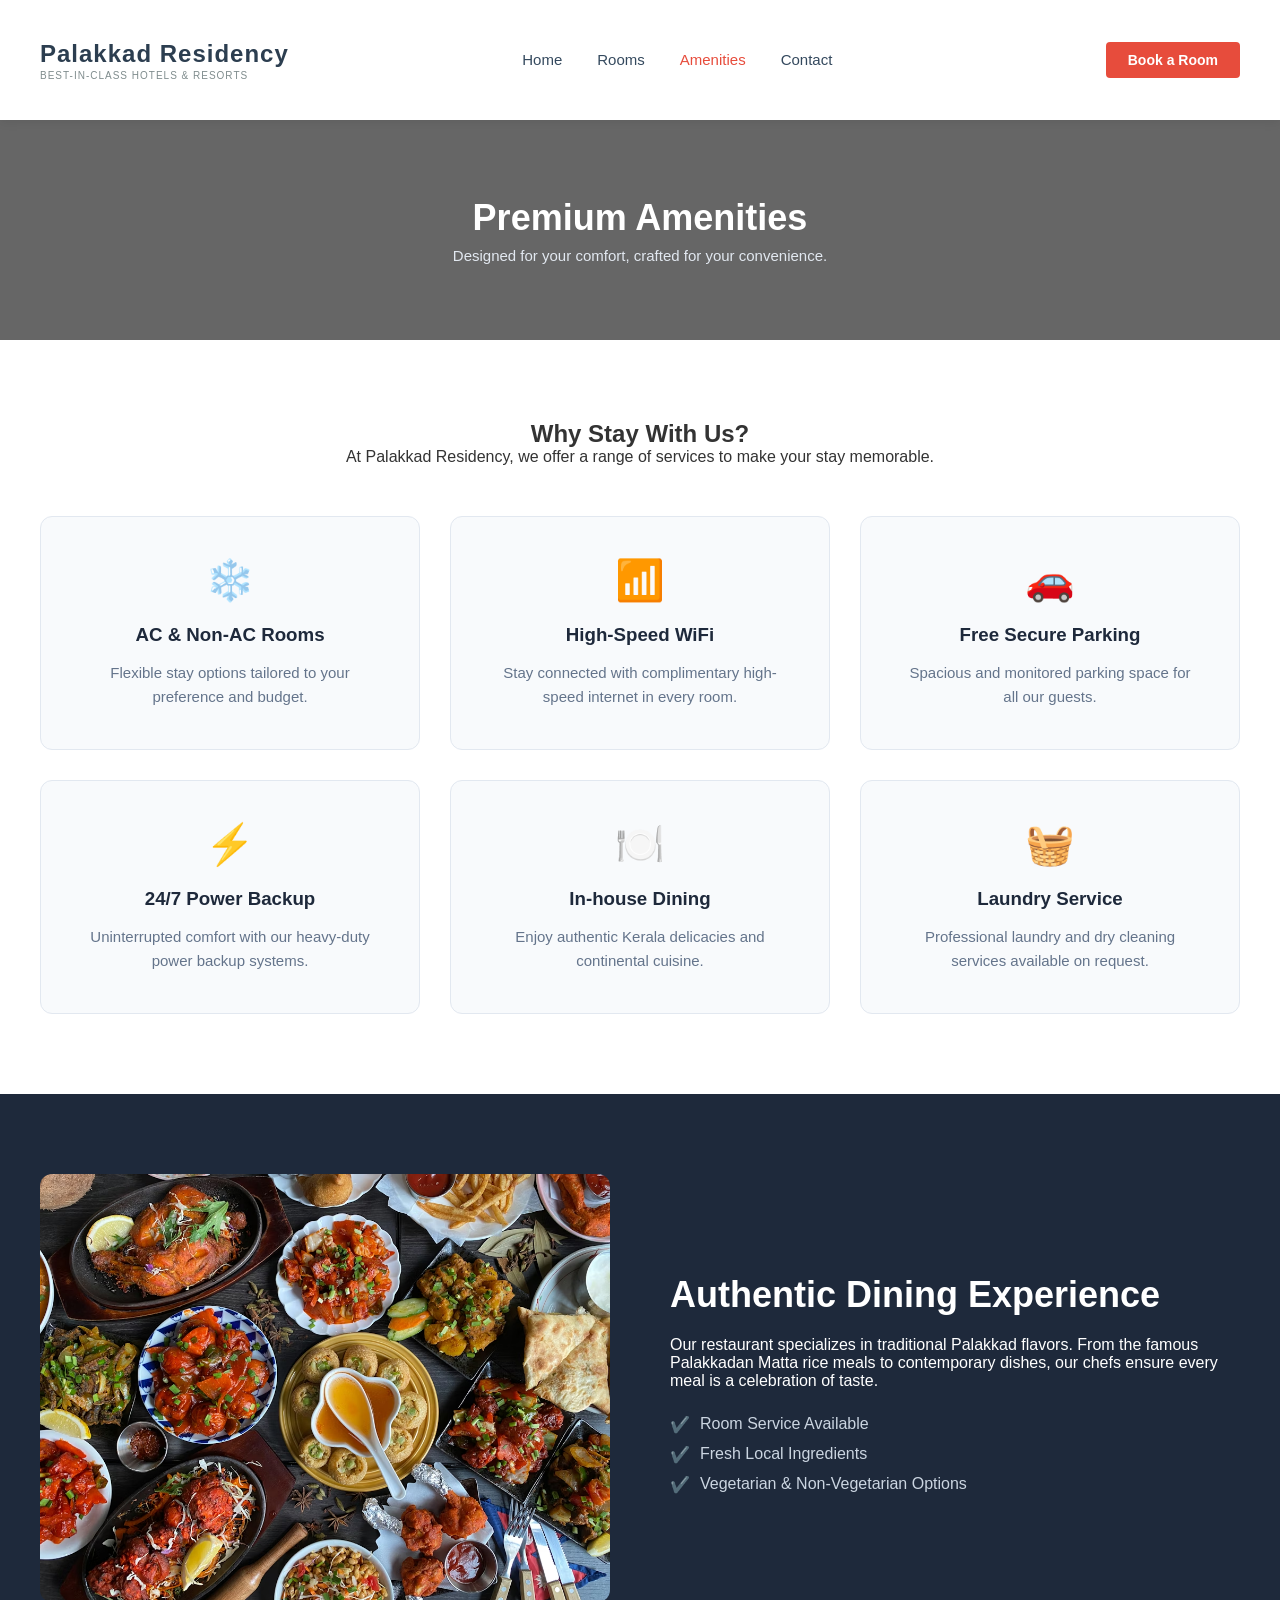
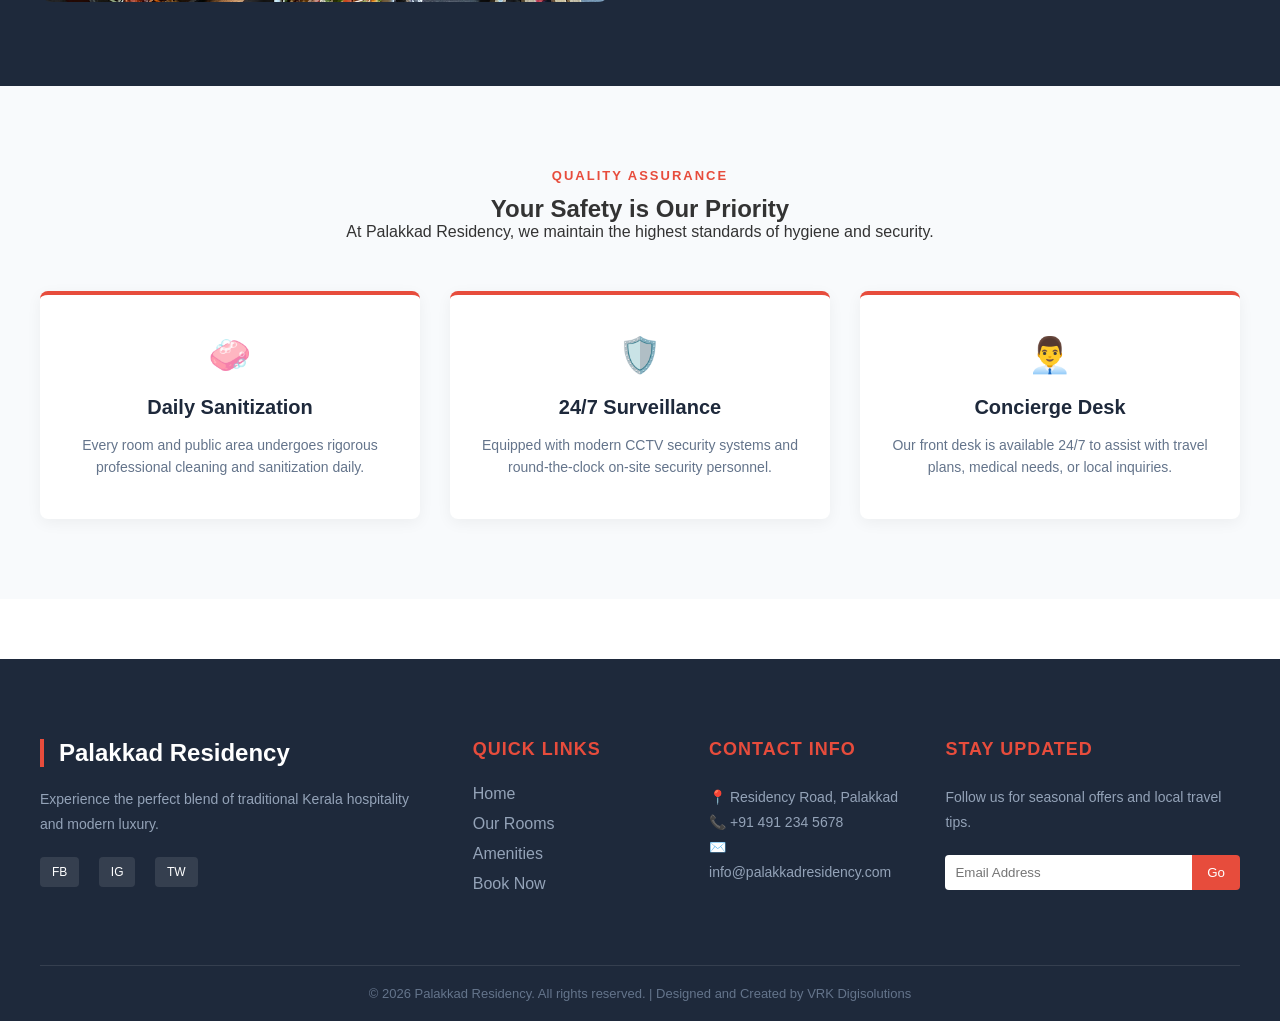
<file: about.html>
<!DOCTYPE html>
<html lang="en">
<head>
    <meta charset="UTF-8">
    <meta name="viewport" content="width=device-width, initial-scale=1.0">
    <title>Amenities | Palakkad Residency</title>
    <link rel="stylesheet" href="style.css">
</head>
<body>

    <header class="site-header">
        <div class="logo">
            <a href="index.html">
                <span class="brand-name">Palakkad Residency</span>
                <span class="brand-sub">Best-in-class Hotels & Resorts</span>
            </a>
        </div>
        <nav class="main-nav">
            <ul>
                <li><a href="index.html" class="nav-link">Home</a></li>
                <li><a href="rooms.html" class="nav-link">Rooms</a></li>
                <li><a href="about.html" class="nav-link active">Amenities</a></li>
                <li><a href="contact.html" class="nav-link">Contact</a></li>
            </ul>
        </nav>
        <div class="header-cta">
            <a href="booking.html" class="btn-primary">Book a Room</a>
        </div>
    </header>

    <main>
        <section class="page-title-banner" style="background-image: linear-gradient(rgba(0,0,0,0.6), rgba(0,0,0,0.6)), url('https://images.unsplash.com/photo-1566073771259-6a8506099945?auto=format&fit=crop&w=1920&q=80');">
            <h1>Premium Amenities</h1>
            <p>Designed for your comfort, crafted for your convenience.</p>
        </section>

        <section class="amenities-intro">
            <div class="section-title">
                <h2 style="text-align:center;">Why Stay With Us?</h2>
                <p style="text-align:center;">At Palakkad Residency, we offer a range of services to make your stay memorable.</p>
            </div>
            
            <div class="amenities-grid">
                <div class="amenity-card">
                    <div class="amenity-icon">❄️</div>
                    <h3>AC & Non-AC Rooms</h3>
                    <p>Flexible stay options tailored to your preference and budget.</p>
                </div>
                <div class="amenity-card">
                    <div class="amenity-icon">📶</div>
                    <h3>High-Speed WiFi</h3>
                    <p>Stay connected with complimentary high-speed internet in every room.</p>
                </div>
                <div class="amenity-card">
                    <div class="amenity-icon">🚗</div>
                    <h3>Free Secure Parking</h3>
                    <p>Spacious and monitored parking space for all our guests.</p>
                </div>
                <div class="amenity-card">
                    <div class="amenity-icon">⚡</div>
                    <h3>24/7 Power Backup</h3>
                    <p>Uninterrupted comfort with our heavy-duty power backup systems.</p>
                </div>
                <div class="amenity-card">
                    <div class="amenity-icon">🍽️</div>
                    <h3>In-house Dining</h3>
                    <p>Enjoy authentic Kerala delicacies and continental cuisine.</p>
                </div>
                <div class="amenity-card">
                    <div class="amenity-icon">🧺</div>
                    <h3>Laundry Service</h3>
                    <p>Professional laundry and dry cleaning services available on request.</p>
                </div>
            </div>
        </section>

        <section class="dining-highlight">
            <div class="highlight-container">
                <div class="highlight-image">
                    <img src="dining.avif" alt="Restaurant">
                </div>
                <div class="highlight-text">
                    <h2>Authentic Dining Experience</h2>
                    <p>Our restaurant specializes in traditional Palakkad flavors. From the famous Palakkadan Matta rice meals to contemporary dishes, our chefs ensure every meal is a celebration of taste.</p>
                    <ul class="check-list">
                        <li>Room Service Available</li>
                        <li>Fresh Local Ingredients</li>
                        <li>Vegetarian & Non-Vegetarian Options</li>
                    </ul>
                </div>
            </div>
        </section>
        <section class="standards-section">
            <div class="section-title" style="text-align: center; margin-bottom: 50px;">
                <span class="section-badge">Quality Assurance</span>
                <h2>Your Safety is Our Priority</h2>
                <p>At Palakkad Residency, we maintain the highest standards of hygiene and security.</p>
            </div>
        
            <div class="standards-grid">
                <div class="standard-item">
                    <div class="standard-icon">🧼</div>
                    <h4>Daily Sanitization</h4>
                    <p>Every room and public area undergoes rigorous professional cleaning and sanitization daily.</p>
                </div>
        
                <div class="standard-item">
                    <div class="standard-icon">🛡️</div>
                    <h4>24/7 Surveillance</h4>
                    <p>Equipped with modern CCTV security systems and round-the-clock on-site security personnel.</p>
                </div>
        
                <div class="standard-item">
                    <div class="standard-icon">👨‍💼</div>
                    <h4>Concierge Desk</h4>
                    <p>Our front desk is available 24/7 to assist with travel plans, medical needs, or local inquiries.</p>
                </div>
            </div>
        </section>
    </main>

    <footer class="site-footer">
        <div class="footer-container">
            <div class="footer-col">
                <h3 class="footer-logo">Palakkad Residency</h3>
                <p>Experience the perfect blend of traditional Kerala hospitality and modern luxury.</p>
                <div class="social-links">
                    <a href="#">FB</a>
                    <a href="#">IG</a>
                    <a href="#">TW</a>
                </div>
            </div>
    
            <div class="footer-col">
                <h4>Quick Links</h4>
                <ul>
                    <li><a href="index.html">Home</a></li>
                    <li><a href="rooms.html">Our Rooms</a></li>
                    <li><a href="about.html">Amenities</a></li>
                    <li><a href="booking.html">Book Now</a></li>
                </ul>
            </div>
    
            <div class="footer-col">
                <h4>Contact Info</h4>
                <p>📍 Residency Road, Palakkad</p>
                <p>📞 +91 491 234 5678</p>
                <p>✉️ info@palakkadresidency.com</p>
            </div>
    
            <div class="footer-col">
                <h4>Stay Updated</h4>
                <p>Follow us for seasonal offers and local travel tips.</p>
                <form class="footer-subscribe">
                    <input type="email" placeholder="Email Address">
                    <button type="submit">Go</button>
                </form>
            </div>
        </div>
    
        <div class="footer-bottom">
            <p>&copy; 2026 Palakkad Residency. All rights reserved. | Designed and Created by VRK Digisolutions</p>
        </div>
    </footer>

</body>
</html>
</file>
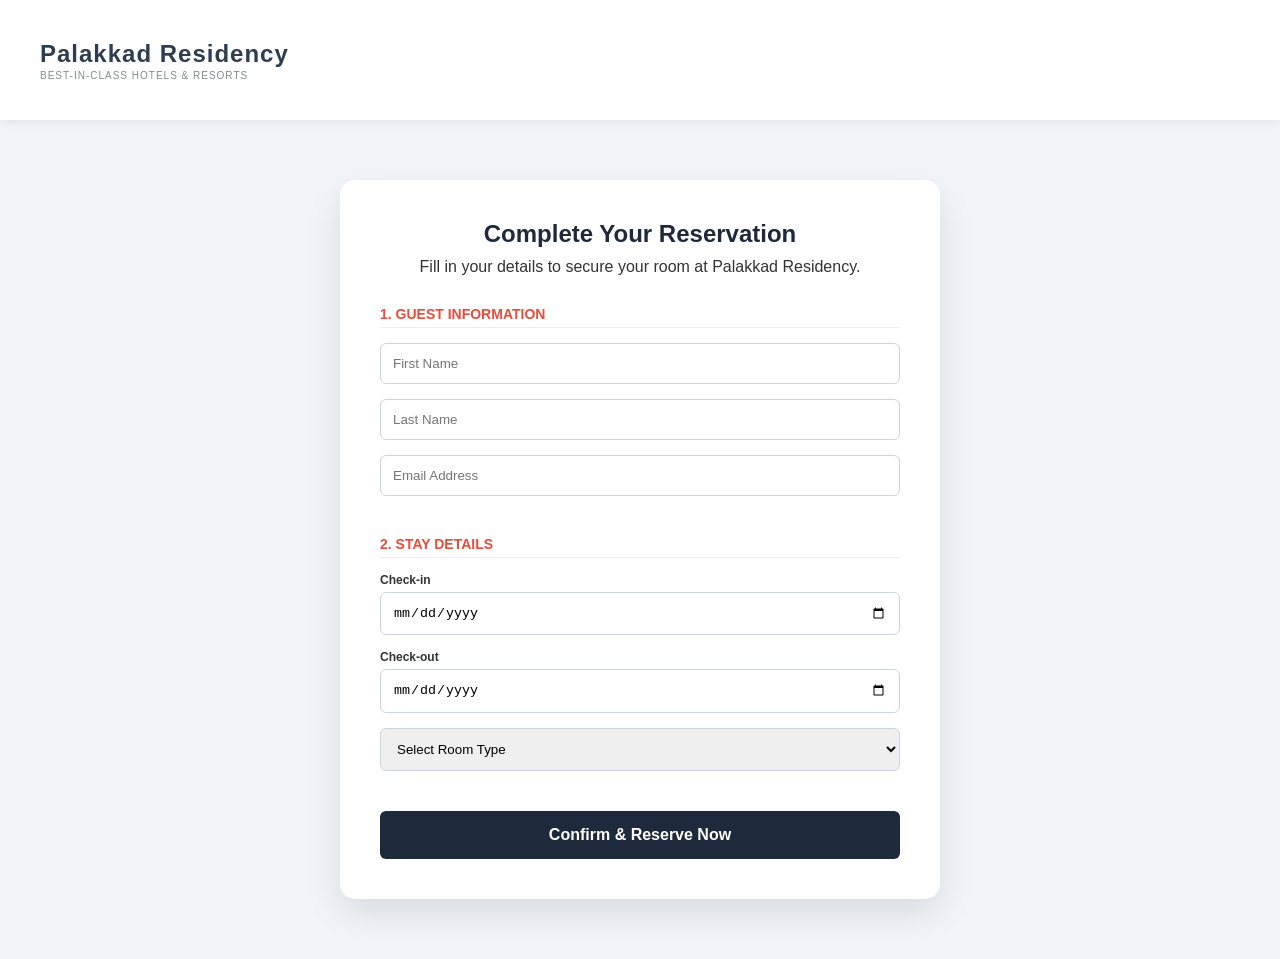
<file: booking.html>
<!DOCTYPE html>
<html lang="en">
<head>
    <meta charset="UTF-8">
    <meta name="viewport" content="width=device-width, initial-scale=1.0">
    <title>Confirm Booking | Palakkad Residency</title>
    <link rel="stylesheet" href="style.css">
</head>
<body>

    <header class="site-header">
        <div class="logo">
            <a href="index.html">
                <span class="brand-name">Palakkad Residency</span>
                <span class="brand-sub">Best-in-class Hotels & Resorts</span>
            </a>
        </div>
    </header>

    <main class="booking-page">
        <div class="booking-card" id="bookingContainer">
            <div class="booking-header">
                <h2>Complete Your Reservation</h2>
                <p>Fill in your details to secure your room at Palakkad Residency.</p>
            </div>

            <form id="hotelBookingForm" class="booking-form">
                <div class="form-section">
                    <h4>1. Guest Information</h4>
                    <div class="form-row">
                        <input type="text" placeholder="First Name" required>
                        <input type="text" placeholder="Last Name" required>
                    </div>
                    <input type="email" placeholder="Email Address" required>
                </div>

                <div class="form-section">
                    <h4>2. Stay Details</h4>
                    <div class="form-row">
                        <div class="input-wrap">
                            <label>Check-in</label>
                            <input type="date" required>
                        </div>
                        <div class="input-wrap">
                            <label>Check-out</label>
                            <input type="date" required>
                        </div>
                    </div>
                    <select required>
                        <option value="">Select Room Type</option>
                        <option>Single Cot (Non-AC)</option>
                        <option>Single Cot (AC)</option>
                        <option>Double Cot (Non-AC)</option>
                        <option>Double Cot (AC)</option>
                        <option>Family Suite (Non-AC)</option>
                        <option>Family Suite (AC)</option>
                    </select>
                </div>

                <button type="submit" class="btn-confirm">Confirm & Reserve Now</button>
            </form>
        </div>

        <div id="successMessage" class="success-card" style="display: none;">
            <div class="success-icon">✅</div>
            <h2>Booking Confirmed!</h2>
            <p>Thank you for choosing <strong>Palakkad Residency</strong>. We have received your request and a confirmation email has been sent to your inbox.</p>
            <p>Your Booking Reference: <strong>#PR-2026-8821</strong></p>
            <a href="index.html" class="btn-primary">Return to Home</a>
        </div>
    </main>

    <script>
        document.getElementById('hotelBookingForm').addEventListener('submit', function(e) {
            e.preventDefault(); // Stop page refresh
            document.getElementById('bookingContainer').style.display = 'none';
            document.getElementById('successMessage').style.display = 'block';
            window.scrollTo(0, 0);
        });
    </script>

</body>
</html>
</file>
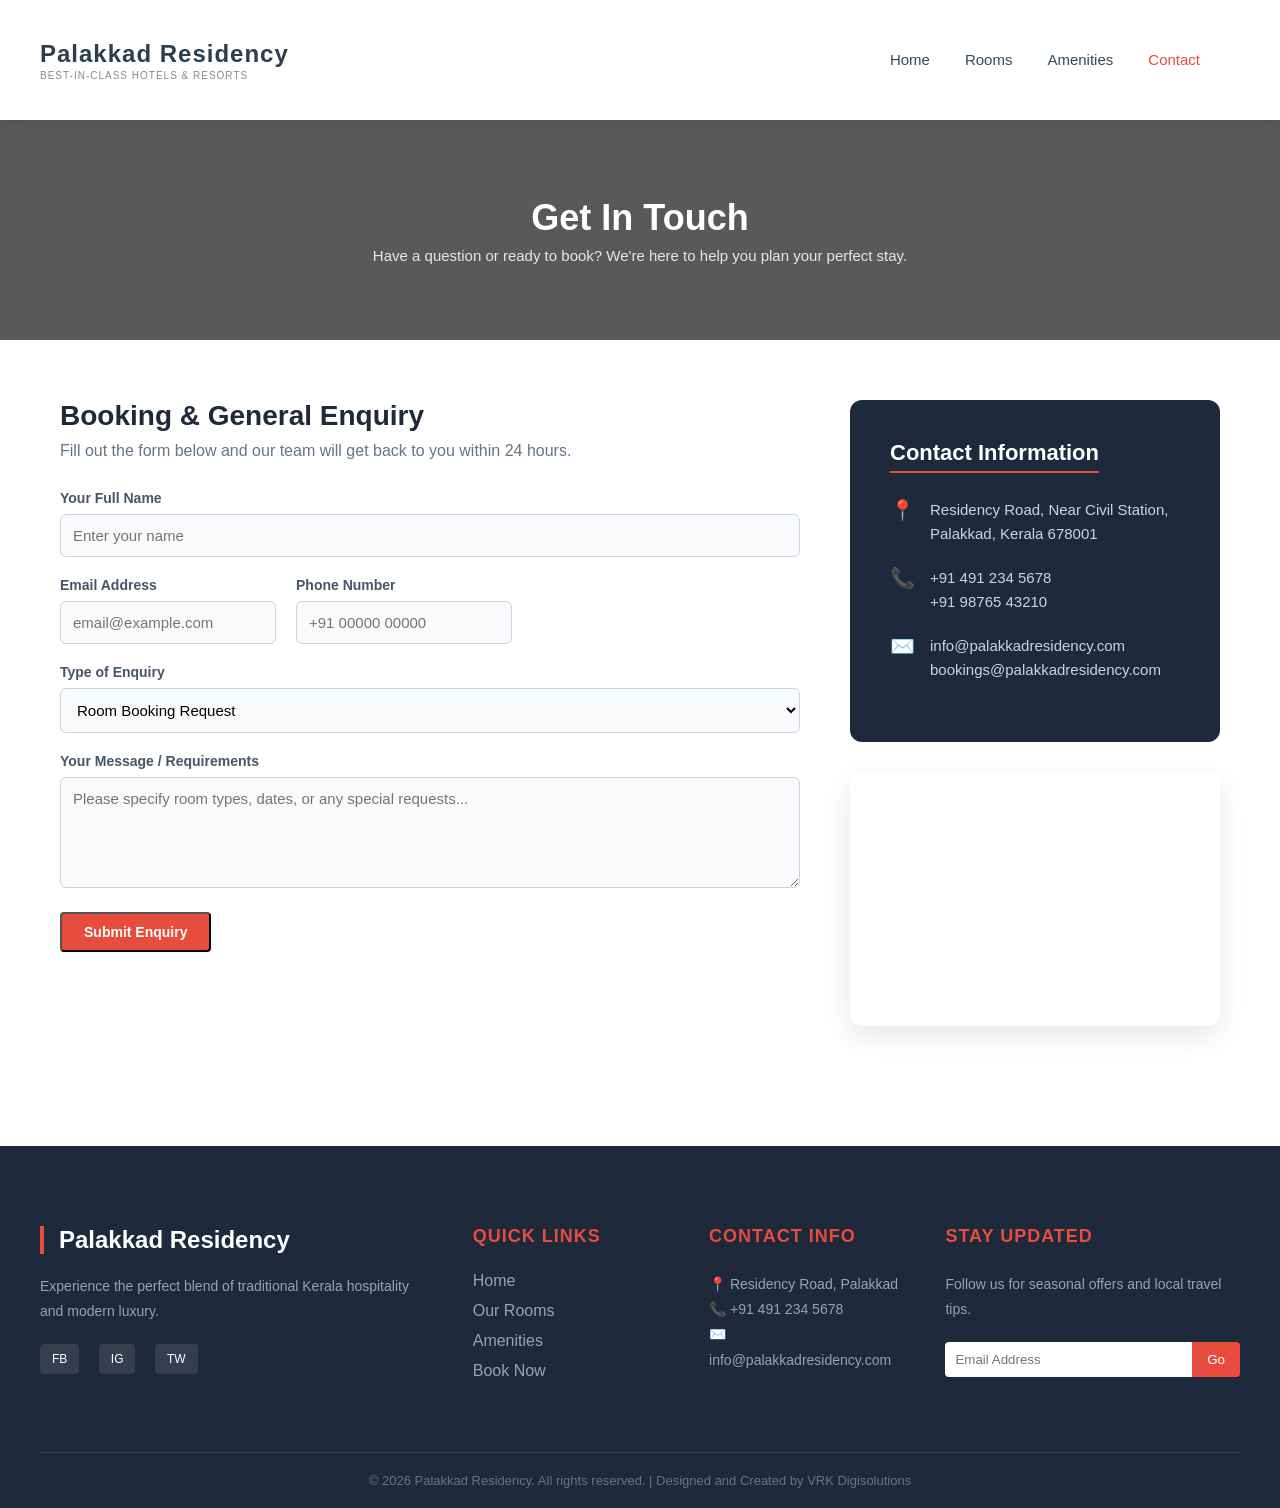
<file: contact.html>
<!DOCTYPE html>
<html lang="en">
<head>
    <meta charset="UTF-8">
    <meta name="viewport" content="width=device-width, initial-scale=1.0">
    <title>Contact & Booking | Palakkad Residency</title>
    <link rel="stylesheet" href="style.css">
</head>
<body>

    <header class="site-header">
        <div class="logo">
            <a href="index.html">
                <span class="brand-name">Palakkad Residency</span>
                <span class="brand-sub">Best-in-class Hotels & Resorts</span>
            </a>
        </div>
        <nav class="main-nav">
            <ul>
                <li><a href="index.html" class="nav-link">Home</a></li>
                <li><a href="rooms.html" class="nav-link">Rooms</a></li>
                <li><a href="about.html" class="nav-link">Amenities</a></li>
                <li><a href="contact.html" class="nav-link active">Contact</a></li>
            </ul>
        </nav>
    </header>

    <main>
        <section class="page-title-banner">
            <h1>Get In Touch</h1>
            <p>Have a question or ready to book? We're here to help you plan your perfect stay.</p>
        </section>

        <section class="contact-wrapper">
            <div class="form-container">
                <h2>Booking & General Enquiry</h2>
                <p>Fill out the form below and our team will get back to you within 24 hours.</p>

                <form action="#" method="POST" class="contact-form">
                    <div class="form-group">
                        <label>Your Full Name</label>
                        <input type="text" name="name" placeholder="Enter your name" required>
                    </div>

                    <div class="form-row">
                        <div class="form-group">
                            <label>Email Address</label>
                            <input type="email" name="email" placeholder="email@example.com" required>
                        </div>
                        <div class="form-group">
                            <label>Phone Number</label>
                            <input type="tel" name="phone" placeholder="+91 00000 00000" required>
                        </div>
                    </div>

                    <div class="form-group">
                        <label>Type of Enquiry</label>
                        <select name="subject">
                            <option value="booking">Room Booking Request</option>
                            <option value="general">General Question</option>
                            <option value="bulk">Group / Corporate Booking</option>
                            <option value="other">Other</option>
                        </select>
                    </div>

                    <div class="form-group">
                        <label>Your Message / Requirements</label>
                        <textarea name="message" rows="5" placeholder="Please specify room types, dates, or any special requests..."></textarea>
                    </div>

                    <button type="submit" class="btn-primary">Submit Enquiry</button>
                </form>
            </div>

            <div class="contact-sidebar">
                <div class="contact-card">
                    <h3>Contact Information</h3>
                    <div class="contact-item">
                        <span class="icon">📍</span>
                        <p>Residency Road, Near Civil Station,<br>Palakkad, Kerala 678001</p>
                    </div>
                    <div class="contact-item">
                        <span class="icon">📞</span>
                        <p>+91 491 234 5678<br>+91 98765 43210</p>
                    </div>
                    <div class="contact-item">
                        <span class="icon">✉️</span>
                        <p>info@palakkadresidency.com<br>bookings@palakkadresidency.com</p>
                    </div>
                </div>

                <div class="map-box">
                    <iframe src="https://www.google.com/maps/embed?pb=!1m18!1m12!1m3!1d62704.91823908851!2d76.619056!3d10.772596!2m3!1f0!2f0!3f0!3m2!1i1024!2i768!4f13.1!3m3!1m2!1s0x3ba86dfa087d31ad%3A0xf542d6eb6a2441!2sPalakkad%2C%20Kerala!5e0!3m2!1sen!2sin!4v1645000000000!5m2!1sen!2sin" width="100%" height="250" style="border:0;" allowfullscreen="" loading="lazy"></iframe>
                </div>
            </div>
        </section>
    </main>

    <footer class="site-footer">
        <div class="footer-container">
            <div class="footer-col">
                <h3 class="footer-logo">Palakkad Residency</h3>
                <p>Experience the perfect blend of traditional Kerala hospitality and modern luxury.</p>
                <div class="social-links">
                    <a href="#">FB</a>
                    <a href="#">IG</a>
                    <a href="#">TW</a>
                </div>
            </div>
    
            <div class="footer-col">
                <h4>Quick Links</h4>
                <ul>
                    <li><a href="index.html">Home</a></li>
                    <li><a href="rooms.html">Our Rooms</a></li>
                    <li><a href="about.html">Amenities</a></li>
                    <li><a href="booking.html">Book Now</a></li>
                </ul>
            </div>
    
            <div class="footer-col">
                <h4>Contact Info</h4>
                <p>📍 Residency Road, Palakkad</p>
                <p>📞 +91 491 234 5678</p>
                <p>✉️ info@palakkadresidency.com</p>
            </div>
    
            <div class="footer-col">
                <h4>Stay Updated</h4>
                <p>Follow us for seasonal offers and local travel tips.</p>
                <form class="footer-subscribe">
                    <input type="email" placeholder="Email Address">
                    <button type="submit">Go</button>
                </form>
            </div>
        </div>
    
        <div class="footer-bottom">
            <p>&copy; 2026 Palakkad Residency. All rights reserved. | Designed and Created by VRK Digisolutions</p>
        </div>
    </footer>

</body>
</html>
</file>
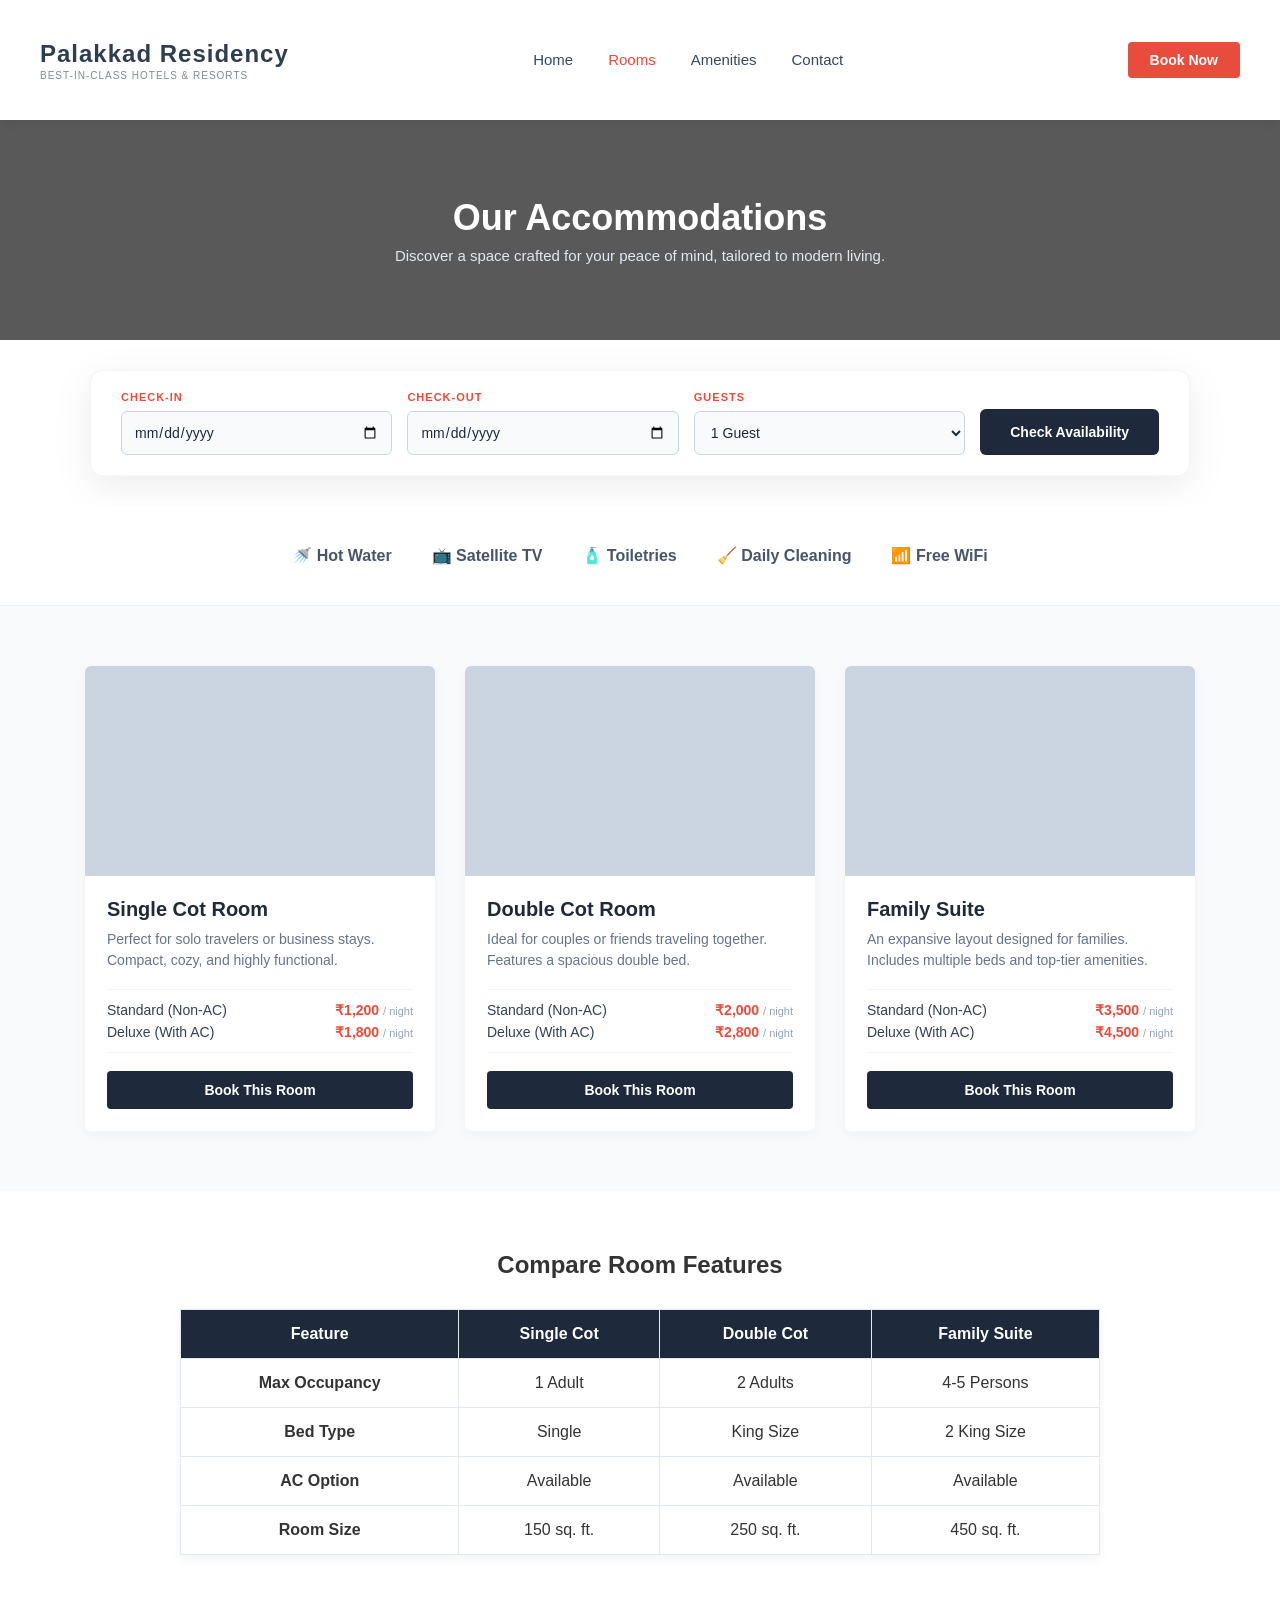
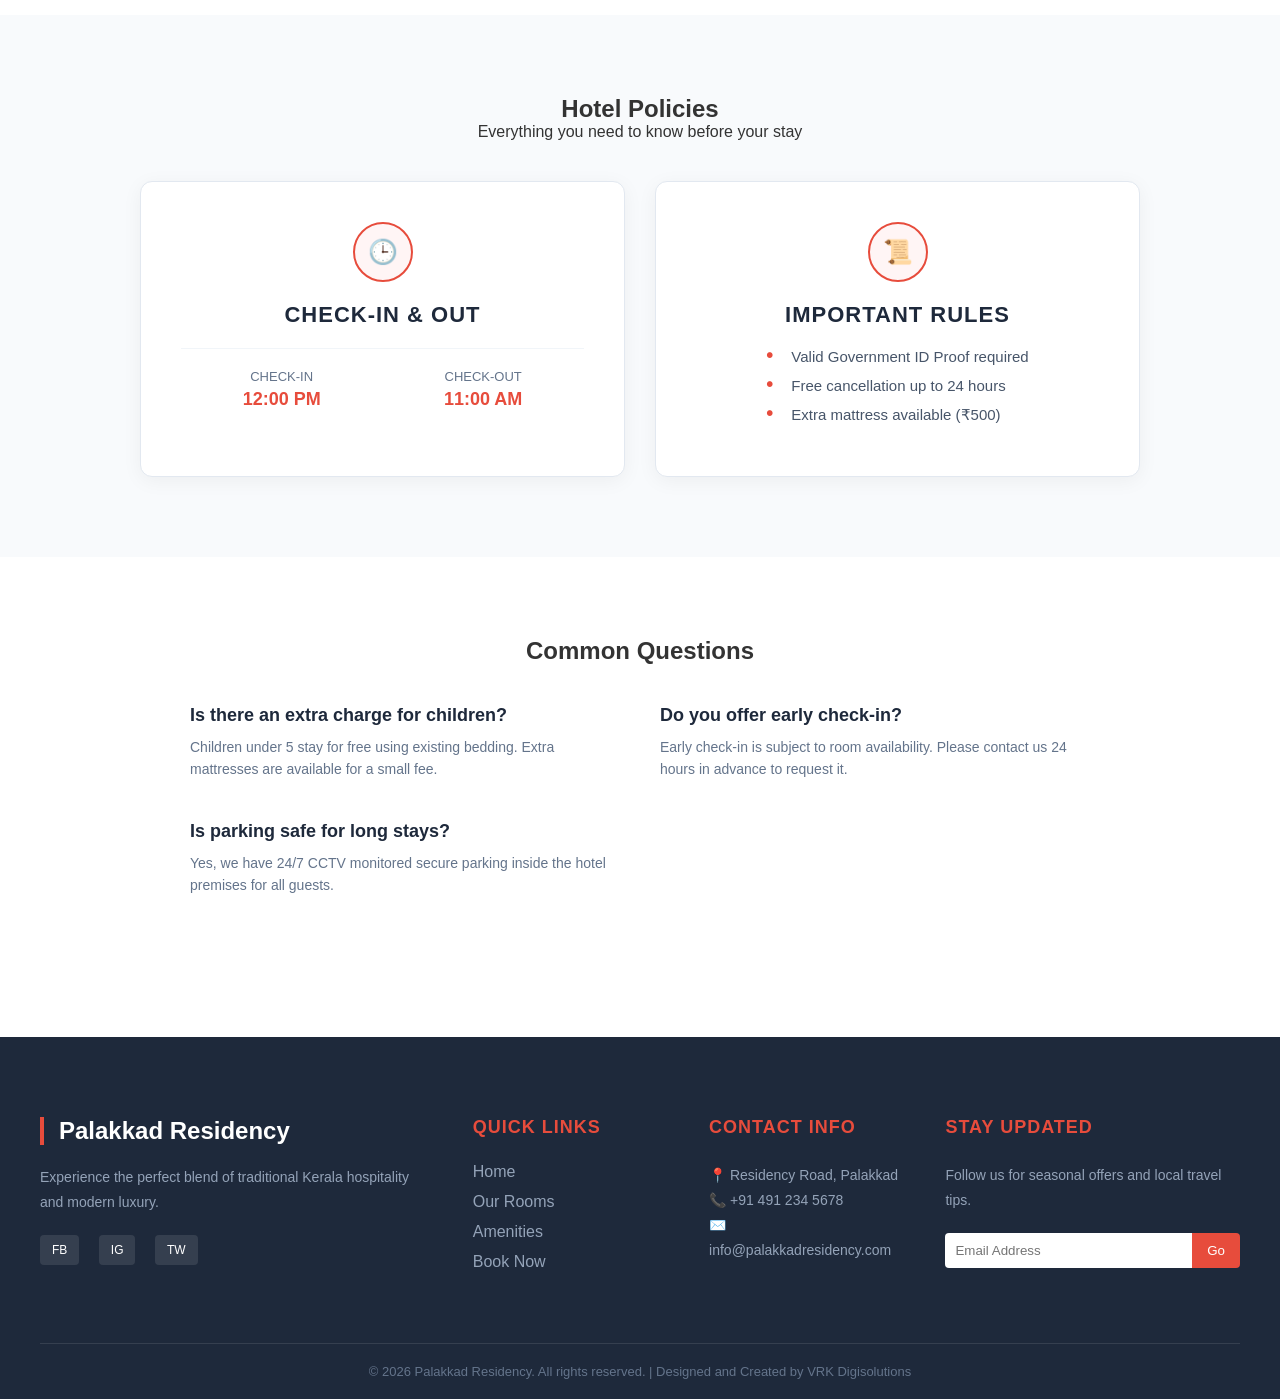
<file: rooms.html>
<!DOCTYPE html>
<html lang="en">
<head>
    <meta charset="UTF-8">
    <meta name="viewport" content="width=device-width, initial-scale=1.0">
    <title>Our Rooms | Palakkad Residency</title>
    <link rel="stylesheet" href="style.css">
</head>
<body>

    <header class="site-header">
        <div class="logo">
            <a href="index.html">
                <span class="brand-name">Palakkad Residency</span>
                <span class="brand-sub">Best-in-class Hotels & Resorts</span>
            </a>
        </div>
        <nav class="main-nav">
            <ul>
                <li><a href="index.html" class="nav-link">Home</a></li>
                <li><a href="rooms.html" class="nav-link active">Rooms</a></li>
                <li><a href="about.html" class="nav-link">Amenities</a></li>
                <li><a href="contact.html" class="nav-link">Contact</a></li>
            </ul>
        </nav>
        <div class="header-cta">
            <a href="booking.html" class="btn-primary">Book Now</a>
        </div>
    </header>

    <main>
        <section class="page-title-banner">
            <h1>Our Accommodations</h1>
            <p>Discover a space crafted for your peace of mind, tailored to modern living.</p>
        </section>
        <div class="search-bar-container">
            <form class="availability-search">
                <div class="search-item">
                    <label>Check-in</label>
                    <input type="date" required>
                </div>
                <div class="search-item">
                    <label>Check-out</label>
                    <input type="date" required>
                </div>
                <div class="search-item">
                    <label>Guests</label>
                    <select>
                        <option>1 Guest</option>
                        <option>2 Guests</option>
                        <option>3+ Guests</option>
                    </select>
                </div>
                <button type="submit" class="btn-search">Check Availability</button>
            </form>
        </div>
        <div class="common-amenities-bar">
            <div class="bar-item">🚿 Hot Water</div>
            <div class="bar-item">📺 Satellite TV</div>
            <div class="bar-item">🧴 Toiletries</div>
            <div class="bar-item">🧹 Daily Cleaning</div>
            <div class="bar-item">📶 Free WiFi</div>
        </div>
        <section class="rooms-container">
            <div class="rooms-grid">
                
                <div class="room-card">
                    <div class="room-image" style="background-image: url('https://images.unsplash.com/photo-1631049307264-da0ec9d70304?auto=format&fit=crop&w=600&q=80');"></div>
                    <div class="room-details">
                        <h3>Single Cot Room</h3>
                        <p class="room-desc">Perfect for solo travelers or business stays. Compact, cozy, and highly functional.</p>
                        <div class="room-variants">
                            <div class="variant-row">
                                <span>Standard (Non-AC)</span>
                                <span class="price">₹1,200 <small>/ night</small></span>
                            </div>
                            <div class="variant-row">
                                <span>Deluxe (With AC)</span>
                                <span class="price">₹1,800 <small>/ night</small></span>
                            </div>
                        </div>
                        <a href="booking.html" class="btn-room-book">Book This Room</a>
                    </div>
                </div>

                <div class="room-card">
                    <div class="room-image" style="background-image: url('https://images.unsplash.com/photo-1611892440504-42a792e24d32?auto=format&fit=crop&w=600&q=80');"></div>
                    <div class="room-details">
                        <h3>Double Cot Room</h3>
                        <p class="room-desc">Ideal for couples or friends traveling together. Features a spacious double bed.</p>
                        <div class="room-variants">
                            <div class="variant-row">
                                <span>Standard (Non-AC)</span>
                                <span class="price">₹2,000 <small>/ night</small></span>
                            </div>
                            <div class="variant-row">
                                <span>Deluxe (With AC)</span>
                                <span class="price">₹2,800 <small>/ night</small></span>
                            </div>
                        </div>
                        <a href="booking.html" class="btn-room-book">Book This Room</a>
                    </div>
                </div>

                <div class="room-card">
                    <div class="room-image" style="background-image: url('https://images.unsplash.com/photo-1578683010236-d716f9a3f461?auto=format&fit=crop&w=600&q=80');"></div>
                    <div class="room-details">
                        <h3>Family Suite</h3>
                        <p class="room-desc">An expansive layout designed for families. Includes multiple beds and top-tier amenities.</p>
                        <div class="room-variants">
                            <div class="variant-row">
                                <span>Standard (Non-AC)</span>
                                <span class="price">₹3,500 <small>/ night</small></span>
                            </div>
                            <div class="variant-row">
                                <span>Deluxe (With AC)</span>
                                <span class="price">₹4,500 <small>/ night</small></span>
                            </div>
                        </div>
                        <a href="booking.html" class="btn-room-book">Book This Room</a>
                    </div>
                </div>

            </div>
        </section>

        <section class="comparison-section">
            <div class="section-title">
                <h2 style="text-align: center; margin-bottom: 20px;">Compare Room Features</h2>
            </div>
            <table class="comparison-table">
                <thead>
                    <tr>
                        <th>Feature</th>
                        <th>Single Cot</th>
                        <th>Double Cot</th>
                        <th>Family Suite</th>
                    </tr>
                </thead>
                <tbody>
                    <tr>
                        <td><strong>Max Occupancy</strong></td>
                        <td>1 Adult</td>
                        <td>2 Adults</td>
                        <td>4-5 Persons</td>
                    </tr>
                    <tr>
                        <td><strong>Bed Type</strong></td>
                        <td>Single</td>
                        <td>King Size</td>
                        <td>2 King Size</td>
                    </tr>
                    <tr>
                        <td><strong>AC Option</strong></td>
                        <td>Available</td>
                        <td>Available</td>
                        <td>Available</td>
                    </tr>
                    <tr>
                        <td><strong>Room Size</strong></td>
                        <td>150 sq. ft.</td>
                        <td>250 sq. ft.</td>
                        <td>450 sq. ft.</td>
                    </tr>
                </tbody>
            </table>
        </section>

        <section class="policies-wrapper">
            <div class="section-title" style="text-align: center; margin-bottom: 40px;">
                <h2>Hotel Policies</h2>
                <p>Everything you need to know before your stay</p>
            </div>
        
            <div class="policies-grid">
                <div class="policy-card">
                    <div class="policy-icon-circle">🕒</div>
                    <h3>Check-in & Out</h3>
                    <div class="policy-time-row">
                        <div class="time-item">
                            <span>Check-in</span>
                            <strong>12:00 PM</strong>
                        </div>
                        <div class="time-item">
                            <span>Check-out</span>
                            <strong>11:00 AM</strong>
                        </div>
                    </div>
                </div>
        
                <div class="policy-card">
                    <div class="policy-icon-circle">📜</div>
                    <h3>Important Rules</h3>
                    <ul class="policy-list">
                        <li>Valid Government ID Proof required</li>
                        <li>Free cancellation up to 24 hours</li>
                        <li>Extra mattress available (₹500)</li>
                    </ul>
                </div>
            </div>
        </section>
        <section class="faq-section">
            <div class="section-title" style="text-align: center;">
                <h2>Common Questions</h2>
            </div>
            <div class="faq-grid">
                <div class="faq-item">
                    <h4>Is there an extra charge for children?</h4>
                    <p>Children under 5 stay for free using existing bedding. Extra mattresses are available for a small fee.</p>
                </div>
                <div class="faq-item">
                    <h4>Do you offer early check-in?</h4>
                    <p>Early check-in is subject to room availability. Please contact us 24 hours in advance to request it.</p>
                </div>
                <div class="faq-item">
                    <h4>Is parking safe for long stays?</h4>
                    <p>Yes, we have 24/7 CCTV monitored secure parking inside the hotel premises for all guests.</p>
                </div>
            </div>
        </section>
    </main>

    <footer class="site-footer">
        <div class="footer-container">
            <div class="footer-col">
                <h3 class="footer-logo">Palakkad Residency</h3>
                <p>Experience the perfect blend of traditional Kerala hospitality and modern luxury.</p>
                <div class="social-links">
                    <a href="#">FB</a>
                    <a href="#">IG</a>
                    <a href="#">TW</a>
                </div>
            </div>
    
            <div class="footer-col">
                <h4>Quick Links</h4>
                <ul>
                    <li><a href="index.html">Home</a></li>
                    <li><a href="rooms.html">Our Rooms</a></li>
                    <li><a href="about.html">Amenities</a></li>
                    <li><a href="booking.html">Book Now</a></li>
                </ul>
            </div>
    
            <div class="footer-col">
                <h4>Contact Info</h4>
                <p>📍 Residency Road, Palakkad</p>
                <p>📞 +91 491 234 5678</p>
                <p>✉️ info@palakkadresidency.com</p>
            </div>
    
            <div class="footer-col">
                <h4>Stay Updated</h4>
                <p>Follow us for seasonal offers and local travel tips.</p>
                <form class="footer-subscribe">
                    <input type="email" placeholder="Email Address">
                    <button type="submit">Go</button>
                </form>
            </div>
        </div>
    
        <div class="footer-bottom">
            <p>&copy; 2026 Palakkad Residency. All rights reserved. | Designed and Created by VRK Digisolutions</p>
        </div>
    </footer>

</body>
</html>
</file>
<file: style.css>
/* --- GLOBAL RESET & TYPOGRAPHY --- */
* {
    margin: 0;
    padding: 0;
    box-sizing: border-box;
}

body {
    font-family: 'Segoe UI', Tahoma, Geneva, Verdana, sans-serif;
    background-color: #ffffff;
    color: #333333;
    display: flex;
    flex-direction: column;
    min-height: 100vh;
}

/* --- GLOBAL NAVIGATION HEADER --- */
.site-header {
    display: flex;
    justify-content: space-between;
    align-items: center;
    padding: 15px 40px;
    background-color: #ffffff;
    box-shadow: 0 2px 10px rgba(0, 0, 0, 0.08);
    position: relative;
    z-index: 10;
    min-height: 120px;
    max-height: 150px;
}

.logo a {
    text-decoration: none;
    display: flex;
    flex-direction: column;
}

.brand-name {
    font-size: 24px;
    font-weight: bold;
    color: #2c3e50;
    letter-spacing: 1px;
}

.brand-sub {
    font-size: 10px; 
    color: #7f8c8d;
    text-transform: uppercase;
    letter-spacing: 1px; 
    margin-top: 2px;
}

.main-nav ul {
    display: flex;
    list-style: none;
    gap: 35px;
    margin-left: auto;
    margin-right: 40px;
}

.nav-link {
    text-decoration: none;
    color: #34495e;
    font-weight: 500;
    font-size: 15px;
    transition: color 0.2s ease;
}

.nav-link:hover, 
.nav-link.active {
    color: #e74c3c;
}

/* --- BUTTONS --- */
.btn-primary {
    display: inline-block;
    background-color: #e74c3c;
    color: #ffffff;
    text-decoration: none;
    padding: 10px 22px;
    border-radius: 4px;
    font-weight: 600;
    font-size: 14px;
    transition: background-color 0.2s ease;
}

.btn-primary:hover {
    background-color: #c0392b;
}

.btn-secondary {
    display: inline-block;
    background-color: transparent;
    color: #ffffff;
    border: 2px solid #ffffff;
    text-decoration: none;
    padding: 9px 22px;
    border-radius: 4px;
    font-weight: 600;
    font-size: 14px;
    transition: all 0.3s ease;
}

.btn-secondary:hover {
    background-color: #ffffff;
    color: #2c3e50;
}

/* --- HOMEPAGE HERO SLIDER --- */
.hero-section {
    position: relative;
    height: 85vh;
    width: 100%;
    overflow: hidden;
    display: flex;
    align-items: center;
    justify-content: center;
    text-align: center;
}

.hero-slider {
    position: absolute;
    top: 0;
    left: 0;
    width: 100%;
    height: 100%;
    z-index: 1;
}

.slide {
    position: absolute;
    top: 0;
    left: 0;
    width: 100%;
    height: 100%;
    background-size: cover;
    background-position: center;
    background-repeat: no-repeat;
    opacity: 0;
    animation: imageSlider 16s infinite ease-in-out;
}

.hero-slider::after {
    content: '';
    position: absolute;
    top: 0;
    left: 0;
    width: 100%;
    height: 100%;
    background: rgba(0, 0, 0, 0.5);
    z-index: 2;
}

.slide:nth-child(1) { animation-delay: 0s; }
.slide:nth-child(2) { animation-delay: 4s; }
.slide:nth-child(3) { animation-delay: 8s; }
.slide:nth-child(4) { animation-delay: 12s; }

@keyframes imageSlider {
    0% { opacity: 0; }
    5% { opacity: 1; }
    25% { opacity: 1; }
    30% { opacity: 0; }
    100% { opacity: 0; }
}

.hero-content {
    position: relative;
    z-index: 3;
    color: #ffffff;
    max-width: 750px;
    padding: 0 20px;
}

.hero-content h1 {
    font-size: 46px;
    font-weight: 700;
    margin-bottom: 20px;
}

.hero-content p {
    font-size: 18px;
    margin-bottom: 30px;
    line-height: 1.6;
}

.hero-buttons {
    display: flex;
    justify-content: center;
    gap: 20px;
}

/* --- ROOMS STANDALONE PAGE BANNER --- */
.page-title-banner {
    background: linear-gradient(rgba(0, 0, 0, 0.65), rgba(0, 0, 0, 0.65)), 
                url('https://images.unsplash.com/photo-1540555700478-4be289fbecef?auto=format&fit=crop&w=1920&q=80') no-repeat center center/cover;
    height: 220px;
    display: flex;
    flex-direction: column;
    justify-content: center;
    align-items: center;
    color: #ffffff;
    text-align: center;
    padding: 0 20px;
}

.page-title-banner h1 {
    font-size: 36px;
    margin-bottom: 8px;
}

.page-title-banner p {
    font-size: 15px;
    color: #e2e8f0;
    max-width: 550px;
}

/* --- ROOMS CARDS GRID LAYOUT --- */
.rooms-container {
    padding: 60px 40px;
    background-color: #f8fafc;
}

.rooms-grid {
    display: flex;
    justify-content: center;
    gap: 30px;
    flex-wrap: wrap;
    max-width: 1200px;
    margin: 0 auto;
}

.room-card {
    background: #ffffff;
    border-radius: 6px;
    overflow: hidden;
    box-shadow: 0 4px 12px rgba(0,0,0,0.04);
    width: 350px;
    display: flex;
    flex-direction: column;
    transition: transform 0.2s ease;
}

.room-card:hover {
    transform: translateY(-4px);
}

.room-image {
    height: 210px;
    background-size: cover;
    background-position: center;
    background-color: #cbd5e1;
}

.room-details {
    padding: 22px;
    display: flex;
    flex-direction: column;
    flex-grow: 1;
}

.room-details h3 {
    font-size: 20px;
    color: #1e293b;
    margin-bottom: 8px;
}

.room-desc {
    font-size: 14px;
    color: #64748b;
    line-height: 1.5;
    margin-bottom: 18px;
}

.room-variants {
    border-top: 1px solid #f1f5f9;
    border-bottom: 1px solid #f1f5f9;
    padding: 12px 0;
    margin-bottom: 18px;
}

.variant-row {
    display: flex;
    justify-content: space-between;
    font-size: 14px;
    color: #334155;
    margin-bottom: 6px;
}

.variant-row:last-child {
    margin-bottom: 0;
}

.variant-row .price {
    font-weight: 700;
    color: #e74c3c;
}

.variant-row .price small {
    font-weight: 400;
    color: #94a3b8;
    font-size: 11px;
}

.btn-room-book {
    display: block;
    text-align: center;
    background-color: #1e293b;
    color: #ffffff;
    text-decoration: none;
    padding: 11px;
    border-radius: 4px;
    font-weight: 600;
    font-size: 14px;
    transition: background-color 0.2s ease;
    margin-top: auto;
}

.btn-room-book:hover {
    background-color: #e74c3c;
}

/* --- MODERN FOOTER --- */
.site-footer {
    background-color: #1e293b;
    color: #f8fafc;
    padding: 80px 40px 20px;
    margin-top: 60px;
}

.footer-container {
    max-width: 1200px;
    margin: 0 auto;
    display: grid;
    grid-template-columns: 2fr 1fr 1fr 1.5fr;
    gap: 40px;
}

.footer-col h3.footer-logo {
    font-size: 24px;
    color: #ffffff;
    margin-bottom: 20px;
    border-left: 4px solid #e74c3c;
    padding-left: 15px;
}

.footer-col h4 {
    color: #e74c3c;
    margin-bottom: 25px;
    font-size: 18px;
    text-transform: uppercase;
    letter-spacing: 1px;
}

.footer-col p {
    font-size: 14px;
    line-height: 1.8;
    color: #94a3b8;
}

.footer-col ul {
    list-style: none;
}

.footer-col ul li {
    margin-bottom: 12px;
}

.footer-col ul li a {
    color: #94a3b8;
    text-decoration: none;
    transition: color 0.3s;
}

.footer-col ul li a:hover {
    color: #ffffff;
    padding-left: 5px;
}

/* Newsletter Input */
.footer-subscribe {
    display: flex;
    margin-top: 20px;
}

.footer-subscribe input {
    padding: 10px;
    border: none;
    border-radius: 4px 0 0 4px;
    width: 100%;
}

.footer-subscribe button {
    background: #e74c3c;
    color: white;
    border: none;
    padding: 10px 15px;
    border-radius: 0 4px 4px 0;
    cursor: pointer;
}

/* Social Icons Placeholder */
.social-links a {
    display: inline-block;
    margin-right: 15px;
    margin-top: 20px;
    color: #ffffff;
    background: rgba(255,255,255,0.1);
    padding: 8px 12px;
    border-radius: 4px;
    text-decoration: none;
    font-size: 12px;
}

/* Footer Bottom */
.footer-bottom {
    max-width: 1200px;
    margin: 60px auto 0;
    padding-top: 20px;
    border-top: 1px solid rgba(255,255,255,0.1);
    text-align: center;
    font-size: 13px;
    color: #64748b;
}

/* --- WELCOME / FEATURE SECTION --- */
.welcome-section {
    padding: 80px 40px;
    background-color: #ffffff;
}

.welcome-container {
    max-width: 1200px;
    margin: 0 auto;
    display: flex;
    align-items: center;
    gap: 60px; /* Space between text and image */
}

/* Left Content Column */
.welcome-content {
    flex: 1;
}

.section-badge {
    display: inline-block;
    color: #e74c3c;
    font-size: 13px;
    font-weight: 700;
    text-transform: uppercase;
    letter-spacing: 2px;
    margin-bottom: 12px;
}

.welcome-content h2 {
    font-size: 36px;
    color: #2c3e50;
    line-height: 1.3;
    margin-bottom: 20px;
}

.welcome-content p {
    color: #64748b;
    line-height: 1.7;
    font-size: 16px;
    margin-bottom: 30px;
}

/* Feature List Bullets */
.welcome-features {
    list-style: none;
    margin-bottom: 35px;
}

.welcome-features li {
    position: relative;
    padding-left: 25px;
    margin-bottom: 15px;
    color: #334155;
    font-size: 15px;
    line-height: 1.5;
}

/* Custom indicator dot for list items */
.welcome-features li::before {
    content: "✓";
    position: absolute;
    left: 0;
    top: 0;
    color: #e74c3c;
    font-weight: bold;
}

/* Right Image Column Layout */
.welcome-image-box {
    flex: 1;
    position: relative;
    display: flex;
    justify-content: center;
}

.featured-img {
    width: 100%;
    max-width: 500px;
    height: 400px;
    object-fit: cover;
    border-radius: 8px;
    box-shadow: 0 10px 30px rgba(0, 0, 0, 0.1);
}

/* Decorative badge overlapping the image corner */
.experience-badge {
    position: absolute;
    bottom: -20px;
    left: 20px;
    background-color: #1e293b;
    color: #ffffff;
    padding: 15px 25px;
    border-radius: 6px;
    box-shadow: 0 8px 20px rgba(0,0,0,0.15);
    border-left: 4px solid #e74c3c;
    text-align: center;
}

.experience-badge .years {
    display: block;
    font-size: 20px;
    font-weight: 700;
    color: #e74c3c;
    text-transform: uppercase;
}

.experience-badge .text {
    font-size: 12px;
    color: #94a3b8;
    text-transform: uppercase;
    letter-spacing: 1px;
}
/*amenities page*/
/* --- AMENITIES PAGE SPECIFIC --- */
.amenities-intro {
    padding: 80px 40px;
    background-color: #ffffff;
}

.amenities-grid {
    display: grid;
    grid-template-columns: repeat(auto-fit, minmax(300px, 1fr));
    gap: 30px;
    max-width: 1200px;
    margin: 50px auto 0;
}

.amenity-card {
    padding: 40px;
    background: #f8fafc;
    border-radius: 12px;
    text-align: center;
    transition: all 0.3s ease;
    border: 1px solid #e2e8f0;
}

.amenity-card:hover {
    background: #ffffff;
    box-shadow: 0 10px 30px rgba(0,0,0,0.08);
    transform: translateY(-5px);
    border-color: #e74c3c;
}

.amenity-icon {
    font-size: 40px;
    margin-bottom: 20px;
}

.amenity-card h3 {
    color: #1e293b;
    margin-bottom: 15px;
}

.amenity-card p {
    color: #64748b;
    font-size: 15px;
    line-height: 1.6;
}

/* --- DINING HIGHLIGHT --- */
.dining-highlight {
    padding: 80px 40px;
    background-color: #1e293b;
    color: #ffffff;
}

.highlight-container {
    max-width: 1200px;
    margin: 0 auto;
    display: flex;
    align-items: center;
    gap: 60px;
}

.highlight-image, .highlight-text {
    flex: 1;
}

.highlight-image img {
    width: 100%;
    border-radius: 12px;
}

.highlight-text h2 {
    font-size: 36px;
    margin-bottom: 20px;
}

.check-list {
    list-style: none;
    margin-top: 25px;
}

.check-list li {
    margin-bottom: 12px;
    padding-left: 30px;
    position: relative;
    color: #cbd5e1;
}

.check-list li::before {
    content: "✔️";
    position: absolute;
    left: 0;
    color: #e74c3c;
}

/* --- FEATURED ROOMS HOME SECTION --- */
.featured-rooms {
    padding: 80px 40px;
    background-color: #f8fafc;
}

.featured-grid {
    display: grid;
    grid-template-columns: repeat(auto-fit, minmax(300px, 1fr));
    gap: 30px;
    max-width: 1200px;
    margin: 0 auto;
}

.featured-item {
    background: #fff;
    border-radius: 12px;
    overflow: hidden;
    box-shadow: 0 4px 15px rgba(0,0,0,0.05);
}

.room-thumb {
    height: 250px;
    background-size: cover;
    background-position: center;
    position: relative;
}

.price-tag {
    position: absolute;
    bottom: 15px;
    left: 15px;
    background: #e74c3c;
    color: #fff;
    padding: 5px 15px;
    border-radius: 20px;
    font-size: 14px;
    font-weight: 600;
}

.room-info {
    padding: 20px;
}

.room-info h3 {
    margin-bottom: 5px;
    color: #1e293b;
}

.room-info p {
    color: #64748b;
    font-size: 14px;
    margin-bottom: 15px;
}

.link-text {
    text-decoration: none;
    color: #e74c3c;
    font-weight: 700;
    font-size: 14px;
}

.link-text:hover {
    text-decoration: underline;
}
/* --- TESTIMONIALS SECTION --- */
.testimonials-section {
    padding: 80px 40px;
    background-color: #ffffff; /* Reverting to white to contrast with the previous grey section */
}

.testimonials-grid {
    display: grid;
    grid-template-columns: repeat(auto-fit, minmax(300px, 1fr));
    gap: 30px;
    max-width: 1200px;
    margin: 0 auto;
}

.testimonial-card {
    background: #f1f5f9;
    padding: 40px;
    border-radius: 15px;
    position: relative;
    transition: transform 0.3s ease;
}

.testimonial-card:hover {
    transform: scale(1.02);
}

.quote-icon {
    font-size: 60px;
    color: #e74c3c;
    font-family: Georgia, serif;
    position: absolute;
    top: 10px;
    left: 20px;
    opacity: 0.2;
}

.review-text {
    font-style: italic;
    color: #475569;
    line-height: 1.8;
    margin-bottom: 20px;
    position: relative;
    z-index: 1;
}

.guest-info {
    border-top: 1px solid #cbd5e1;
    padding-top: 15px;
}

.guest-info strong {
    display: block;
    color: #1e293b;
    font-size: 16px;
}

.guest-info span {
    color: #94a3b8;
    font-size: 13px;
    text-transform: uppercase;
    letter-spacing: 1px;
}
/* --- COMPARISON TABLE --- */
.comparison-section {
    padding: 60px 40px;
    max-width: 1000px;
    margin: 0 auto;
}

.comparison-table {
    width: 100%;
    border-collapse: collapse;
    margin-top: 30px;
    background: #fff;
    box-shadow: 0 4px 10px rgba(0,0,0,0.05);
}

.comparison-table th, .comparison-table td {
    padding: 15px;
    border: 1px solid #e2e8f0;
    text-align: center;
}

.comparison-table th {
    background-color: #1e293b;
    color: #fff;
}

/* --- POLICIES --- */

/*
.policies-section {
    padding: 40px;
    background: #f8fafc;
    display: flex;
    justify-content: center;
    gap: 50px;
}

.policy-box h3 {
    margin-bottom: 15px;
    color: #e74c3c;
}
*/
/* --- AMENITIES BAR --- */
.common-amenities-bar {
    display: flex;
    justify-content: center;
    gap: 40px;
    padding: 40px 20px; /* Increased padding */
    background: #fff;
    border-bottom: 1px solid #edf2f7;
    font-weight: 600;
    color: #475569;
}
/* --- ENHANCED POLICIES SECTION --- */
.policies-wrapper {
    padding: 80px 40px;
    background-color: #f8fafc;
}

.policies-grid {
    display: flex;
    justify-content: center;
    gap: 30px;
    max-width: 1000px;
    margin: 0 auto;
}

.policy-card {
    flex: 1;
    background: #ffffff;
    padding: 40px;
    border-radius: 12px;
    box-shadow: 0 4px 20px rgba(0, 0, 0, 0.05);
    text-align: center;
    border: 1px solid #e2e8f0;
    transition: transform 0.3s ease;
}

.policy-card:hover {
    transform: translateY(-5px);
}

.policy-icon-circle {
    width: 60px;
    height: 60px;
    background: #fff5f5; /* Light red tint */
    border-radius: 50%;
    display: flex;
    align-items: center;
    justify-content: center;
    font-size: 24px;
    margin: 0 auto 20px;
    border: 2px solid #e74c3c;
}

.policy-card h3 {
    font-size: 22px;
    color: #1e293b;
    margin-bottom: 20px;
    text-transform: uppercase;
    letter-spacing: 1px;
}

/* Styling for the Timing Row */
.policy-time-row {
    display: flex;
    justify-content: space-around;
    border-top: 1px solid #f1f5f9;
    padding-top: 20px;
}

.time-item span {
    display: block;
    font-size: 13px;
    color: #64748b;
    text-transform: uppercase;
    margin-bottom: 5px;
}

.time-item strong {
    font-size: 18px;
    color: #e74c3c;
}

/* Styling for the List */
.policy-list {
    list-style: none;
    text-align: left;
    display: inline-block; /* Centers the list block */
}

.policy-list li {
    font-size: 15px;
    color: #475569;
    margin-bottom: 12px;
    padding-left: 25px;
    position: relative;
}

.policy-list li::before {
    content: "•";
    color: #e74c3c;
    font-weight: bold;
    position: absolute;
    left: 0;
    font-size: 20px;
    line-height: 15px;
}
/* --- SEARCH BAR --- */
.search-bar-container {
    max-width: 1100px;
    margin: 30px auto; /* Removed the negative margin to prevent overlap */
    background: #ffffff;
    padding: 20px 30px;
    border-radius: 12px;
    box-shadow: 0 10px 40px rgba(0,0,0,0.08);
    border: 1px solid #f1f5f9;
}

.availability-search {
    display: flex;
    justify-content: space-between;
    align-items: flex-end;
    gap: 15px;
}

.search-item {
    flex: 1;
}

.search-item label {
    display: block;
    font-size: 11px;
    font-weight: 800;
    text-transform: uppercase;
    color: #e74c3c;
    margin-bottom: 8px;
    letter-spacing: 1px;
}

.search-item input, 
.search-item select {
    width: 100%;
    padding: 12px;
    border: 1px solid #cbd5e1;
    border-radius: 6px;
    font-family: inherit;
    font-size: 14px;
    color: #1e293b;
    background-color: #f8fafc;
}

/* Make the button height match the inputs */
.btn-search {
    background: #1e293b;
    color: white;
    border: none;
    padding: 14px 30px;
    border-radius: 6px;
    font-weight: 700;
    font-size: 14px;
    cursor: pointer;
    transition: all 0.3s ease;
    height: 46px; /* Matches the input heights */
}

.btn-search:hover {
    background: #e74c3c;
    transform: translateY(-2px);
}

/* --- FAQ SECTION --- */
.faq-section {
    padding: 80px 40px;
    background: #ffffff;
}

.faq-grid {
    max-width: 900px;
    margin: 40px auto 0;
    display: grid;
    grid-template-columns: 1fr 1fr;
    gap: 40px;
}

.faq-item h4 {
    color: #1e293b;
    margin-bottom: 10px;
    font-size: 18px;
}

.faq-item p {
    color: #64748b;
    font-size: 14px;
    line-height: 1.6;
}
/* --- STANDARDS SECTION --- */
.standards-section {
    padding: 80px 40px;
    background-color: #f8fafc; /* Light grey to distinguish from the white dining section */
}

.standards-grid {
    display: flex;
    justify-content: center;
    gap: 30px;
    max-width: 1200px;
    margin: 0 auto;
}

.standard-item {
    flex: 1;
    background: #ffffff;
    padding: 40px 30px;
    border-radius: 8px;
    text-align: center;
    box-shadow: 0 4px 15px rgba(0,0,0,0.05);
    border-top: 4px solid #e74c3c; /* Red accent to match Palakkad Residency branding */
    transition: transform 0.3s ease;
}

.standard-item:hover {
    transform: translateY(-8px);
}

.standard-icon {
    font-size: 35px;
    margin-bottom: 20px;
}

.standard-item h4 {
    font-size: 20px;
    color: #1e293b;
    margin-bottom: 15px;
}

.standard-item p {
    font-size: 14px;
    color: #64748b;
    line-height: 1.6;
}
/* --- CONTACT PAGE SPECIFIC --- */
.contact-wrapper {
    max-width: 1200px;
    margin: 60px auto;
    display: flex;
    gap: 50px;
    padding: 0 20px;
}

.form-container {
    flex: 2;
}

.form-container h2 {
    font-size: 28px;
    color: #1e293b;
    margin-bottom: 10px;
}

.form-container p {
    color: #64748b;
    margin-bottom: 30px;
}

/* Form Styling */
.contact-form .form-group {
    margin-bottom: 20px;
}

.contact-form .form-row {
    display: flex;
    gap: 20px;
}

.contact-form label {
    display: block;
    font-size: 14px;
    font-weight: 700;
    color: #475569;
    margin-bottom: 8px;
}

.contact-form input, 
.contact-form select, 
.contact-form textarea {
    width: 100%;
    padding: 12px;
    border: 1px solid #cbd5e1;
    border-radius: 6px;
    font-family: inherit;
    font-size: 15px;
    background: #f8fafc;
}

.contact-form input:focus {
    outline: none;
    border-color: #e74c3c;
    background: #fff;
}

/* Sidebar Styling */
.contact-sidebar {
    flex: 1;
}

.contact-card {
    background: #1e293b;
    color: #fff;
    padding: 40px;
    border-radius: 12px;
    margin-bottom: 30px;
}

.contact-card h3 {
    margin-bottom: 25px;
    font-size: 22px;
    border-bottom: 2px solid #e74c3c;
    display: inline-block;
    padding-bottom: 5px;
}

.contact-item {
    display: flex;
    gap: 15px;
    margin-bottom: 20px;
}

.contact-item .icon { font-size: 20px; }
.contact-item p { font-size: 15px; color: #cbd5e1; line-height: 1.6; }

.map-box {
    border-radius: 12px;
    overflow: hidden;
    box-shadow: 0 10px 30px rgba(0,0,0,0.1);
}
/* --- BOOKING PAGE STYLES --- */
.booking-page {
    background-color: #f1f5f9;
    padding: 60px 20px;
    min-height: 80vh;
    display: flex;
    justify-content: center;
    align-items: center;
}

.booking-card, .success-card {
    background: #fff;
    width: 100%;
    max-width: 600px;
    padding: 40px;
    border-radius: 15px;
    box-shadow: 0 15px 35px rgba(0,0,0,0.1);
}

.booking-header {
    text-align: center;
    margin-bottom: 30px;
}

.booking-header h2 { color: #1e293b; margin-bottom: 10px; }

.form-section { margin-bottom: 25px; }
.form-section h4 { 
    color: #e74c3c; 
    font-size: 14px; 
    text-transform: uppercase; 
    margin-bottom: 15px; 
    border-bottom: 1px solid #eee;
    padding-bottom: 5px;
}

.booking-form input, .booking-form select {
    width: 100%;
    padding: 12px;
    margin-bottom: 15px;
    border: 1px solid #cbd5e1;
    border-radius: 6px;
}

.input-wrap { flex: 1; display: flex; flex-direction: column; }
.input-wrap label { font-size: 12px; margin-bottom: 5px; font-weight: bold; }

.btn-confirm {
    width: 100%;
    padding: 15px;
    background: #1e293b;
    color: white;
    border: none;
    border-radius: 6px;
    font-size: 16px;
    font-weight: 700;
    cursor: pointer;
    transition: background 0.3s;
}

.btn-confirm:hover { background: #e74c3c; }

/* --- SUCCESS MESSAGE --- */
.success-card { text-align: center; }
.success-icon { font-size: 60px; margin-bottom: 20px; }
.success-card h2 { color: #2ecc71; margin-bottom: 15px; }
.success-card p { color: #64748b; line-height: 1.6; margin-bottom: 20px; }
</file>
